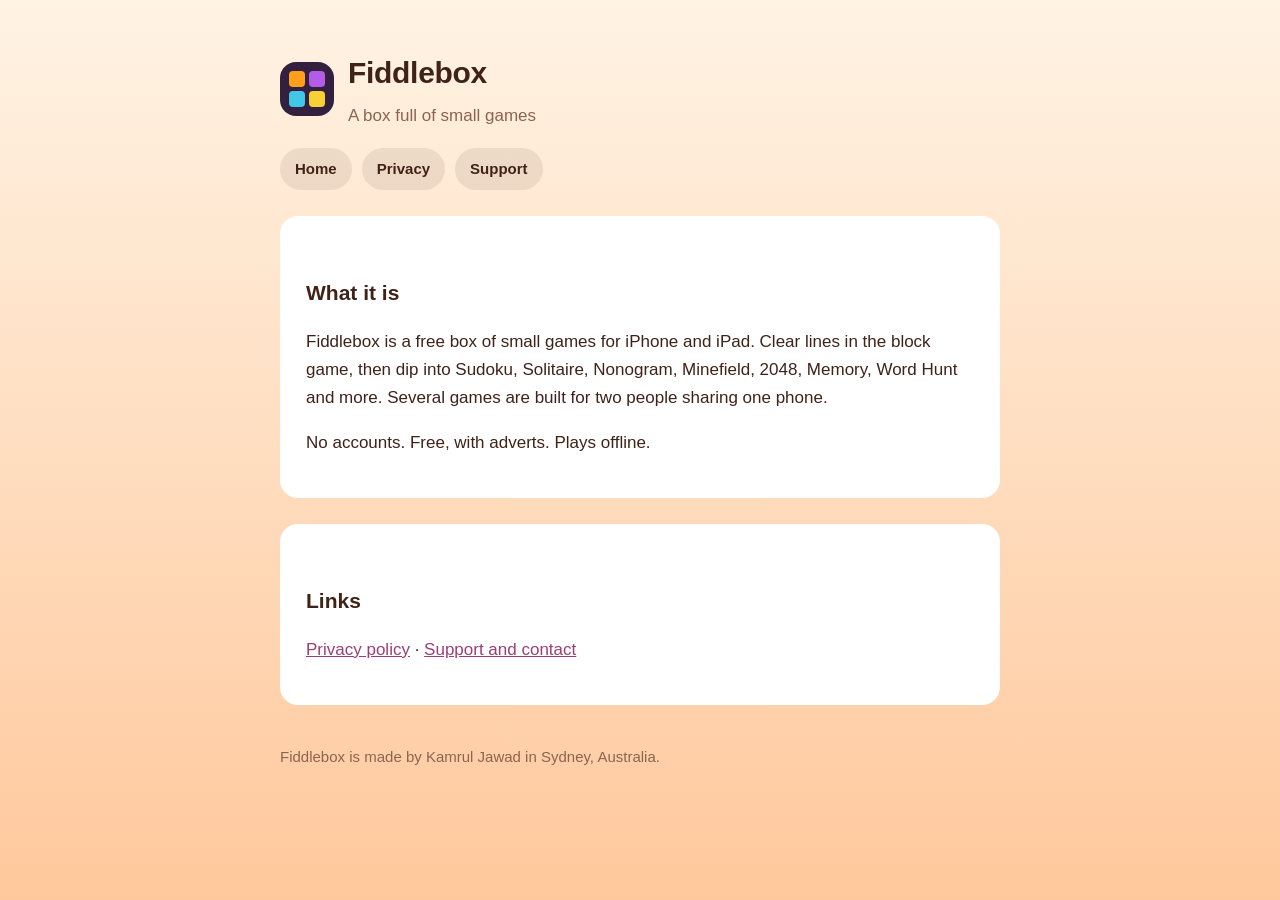
<file: index.html>
<!doctype html>
<html lang="en">
<head>
<meta charset="utf-8">
<meta name="viewport" content="width=device-width, initial-scale=1">
<title>Fiddlebox</title>
<link rel="stylesheet" href="style.css">
</head>
<body>
<div class="wrap">
<header>
  <div class="mark" aria-hidden="true"><i></i><i></i><i></i><i></i></div>
  <div>
    <h1>Fiddlebox</h1>
    <div class="lede">A box full of small games</div>
  </div>
</header>
<nav><a href="index.html">Home</a><a href="privacy.html">Privacy</a><a href="support.html">Support</a></nav>

<div class="card">
<h2>What it is</h2>
<p>Fiddlebox is a free box of small games for iPhone and iPad. Clear lines in the block game, then
dip into Sudoku, Solitaire, Nonogram, Minefield, 2048, Memory, Word Hunt and more. Several games are
built for two people sharing one phone.</p>
<p>No accounts. Free, with adverts. Plays offline.</p>
</div>
<div class="card">
<h2>Links</h2>
<p><a href="privacy.html">Privacy policy</a> &middot; <a href="support.html">Support and contact</a></p>
</div>

<footer>Fiddlebox is made by Kamrul Jawad in Sydney, Australia.</footer>
</div>
</body>
</html>
</file>
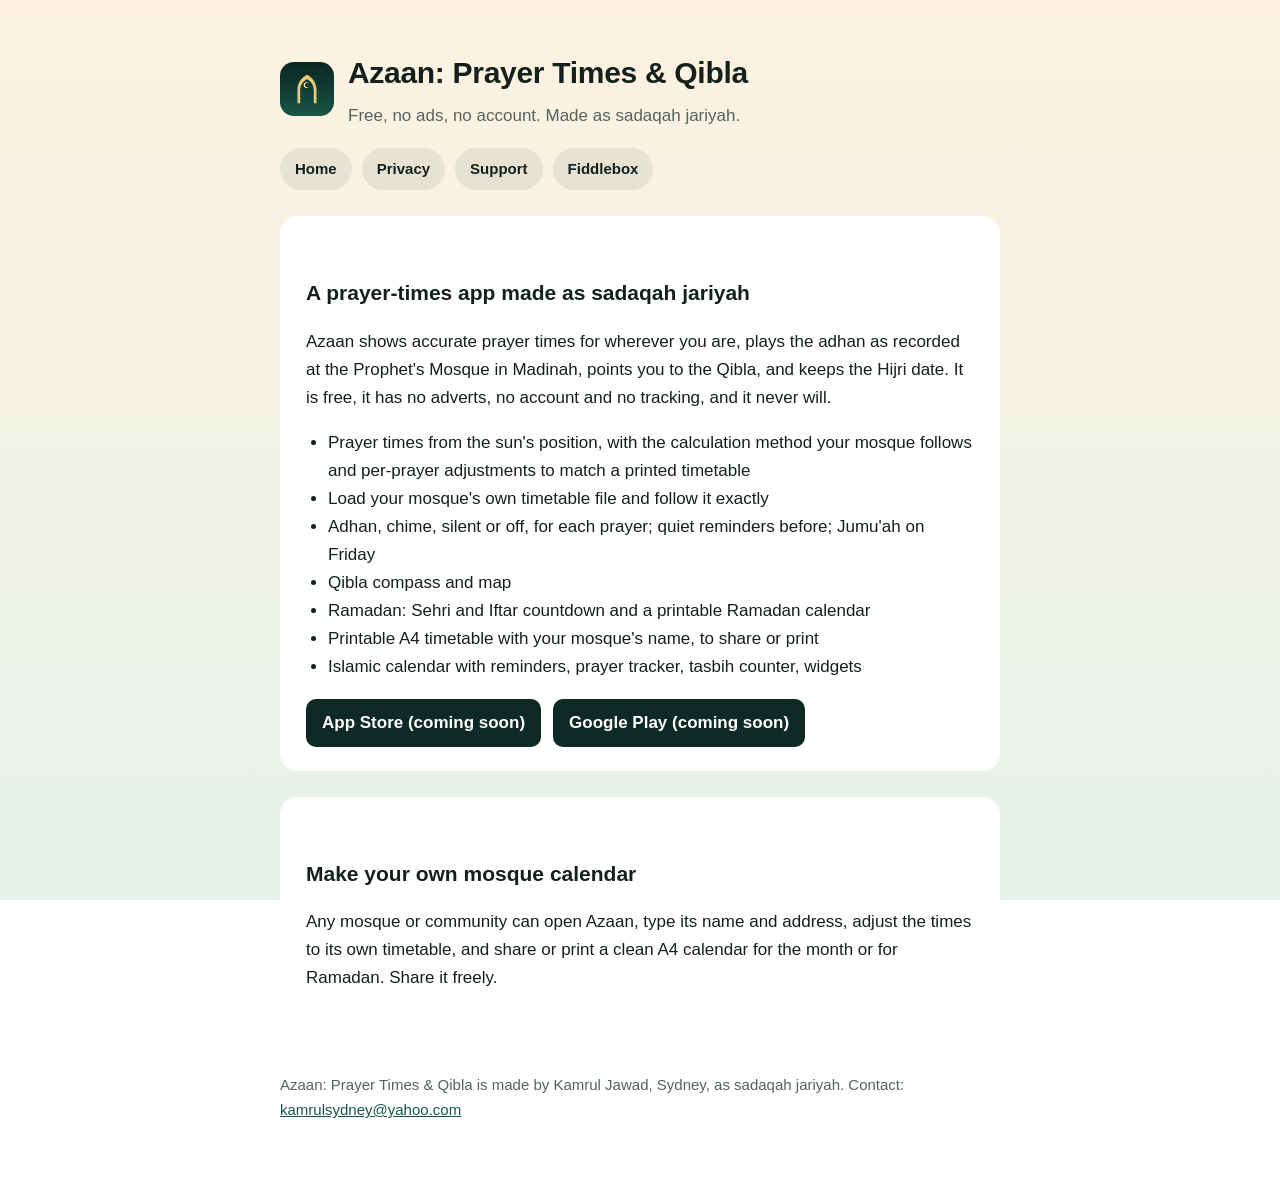
<file: azaan/index.html>
<!doctype html>
<html lang="en">
<head>
<meta charset="utf-8">
<meta name="viewport" content="width=device-width, initial-scale=1">
<title>Azaan: Prayer Times &amp; Qibla</title>
<link rel="stylesheet" href="style.css">
</head>
<body>
<div class="wrap">
<header>
  <div class="mark" aria-hidden="true"><svg viewBox="0 0 100 100"><path d="M22 92V52C22 30 36 14 50 8c14 6 28 22 28 44v40H70V54c0-16-9-28-20-33-11 5-20 17-20 33v38z" fill="#ECC778"/><path d="M58 38a9 9 0 1 0 0 1a7 7 0 1 1 0-1z" fill="#FFE4A0"/></svg></div>
  <div>
    <h1>Azaan: Prayer Times &amp; Qibla</h1>
    <div class="lede">Free, no ads, no account. Made as sadaqah jariyah.</div>
  </div>
</header>
<nav><a href="index.html">Home</a><a href="privacy.html">Privacy</a><a href="support.html">Support</a><a href="../index.html">Fiddlebox</a></nav>

<div class="card">
<h2>A prayer-times app made as sadaqah jariyah</h2>
<p>Azaan shows accurate prayer times for wherever you are, plays the adhan as recorded at the
Prophet's Mosque in Madinah, points you to the Qibla, and keeps the Hijri date. It is free, it has
no adverts, no account and no tracking, and it never will.</p>
<ul>
<li>Prayer times from the sun's position, with the calculation method your mosque follows and
per-prayer adjustments to match a printed timetable</li>
<li>Load your mosque's own timetable file and follow it exactly</li>
<li>Adhan, chime, silent or off, for each prayer; quiet reminders before; Jumu'ah on Friday</li>
<li>Qibla compass and map</li>
<li>Ramadan: Sehri and Iftar countdown and a printable Ramadan calendar</li>
<li>Printable A4 timetable with your mosque's name, to share or print</li>
<li>Islamic calendar with reminders, prayer tracker, tasbih counter, widgets</li>
</ul>
<div class="badges">
<a class="badge" href="https://apps.apple.com/au/app/id0000000000">App Store (coming soon)</a>
<a class="badge" href="https://play.google.com/store/apps/details?id=com.kamruljawad.azaan">Google Play (coming soon)</a>
</div>
</div>

<div class="card">
<h2>Make your own mosque calendar</h2>
<p>Any mosque or community can open Azaan, type its name and address, adjust the times to its own
timetable, and share or print a clean A4 calendar for the month or for Ramadan. Share it freely.</p>
</div>

<footer>Azaan: Prayer Times &amp; Qibla is made by Kamrul Jawad, Sydney, as sadaqah jariyah. Contact: <a href="mailto:kamrulsydney@yahoo.com">kamrulsydney@yahoo.com</a></footer>
</div>
</body>
</html>
</file>
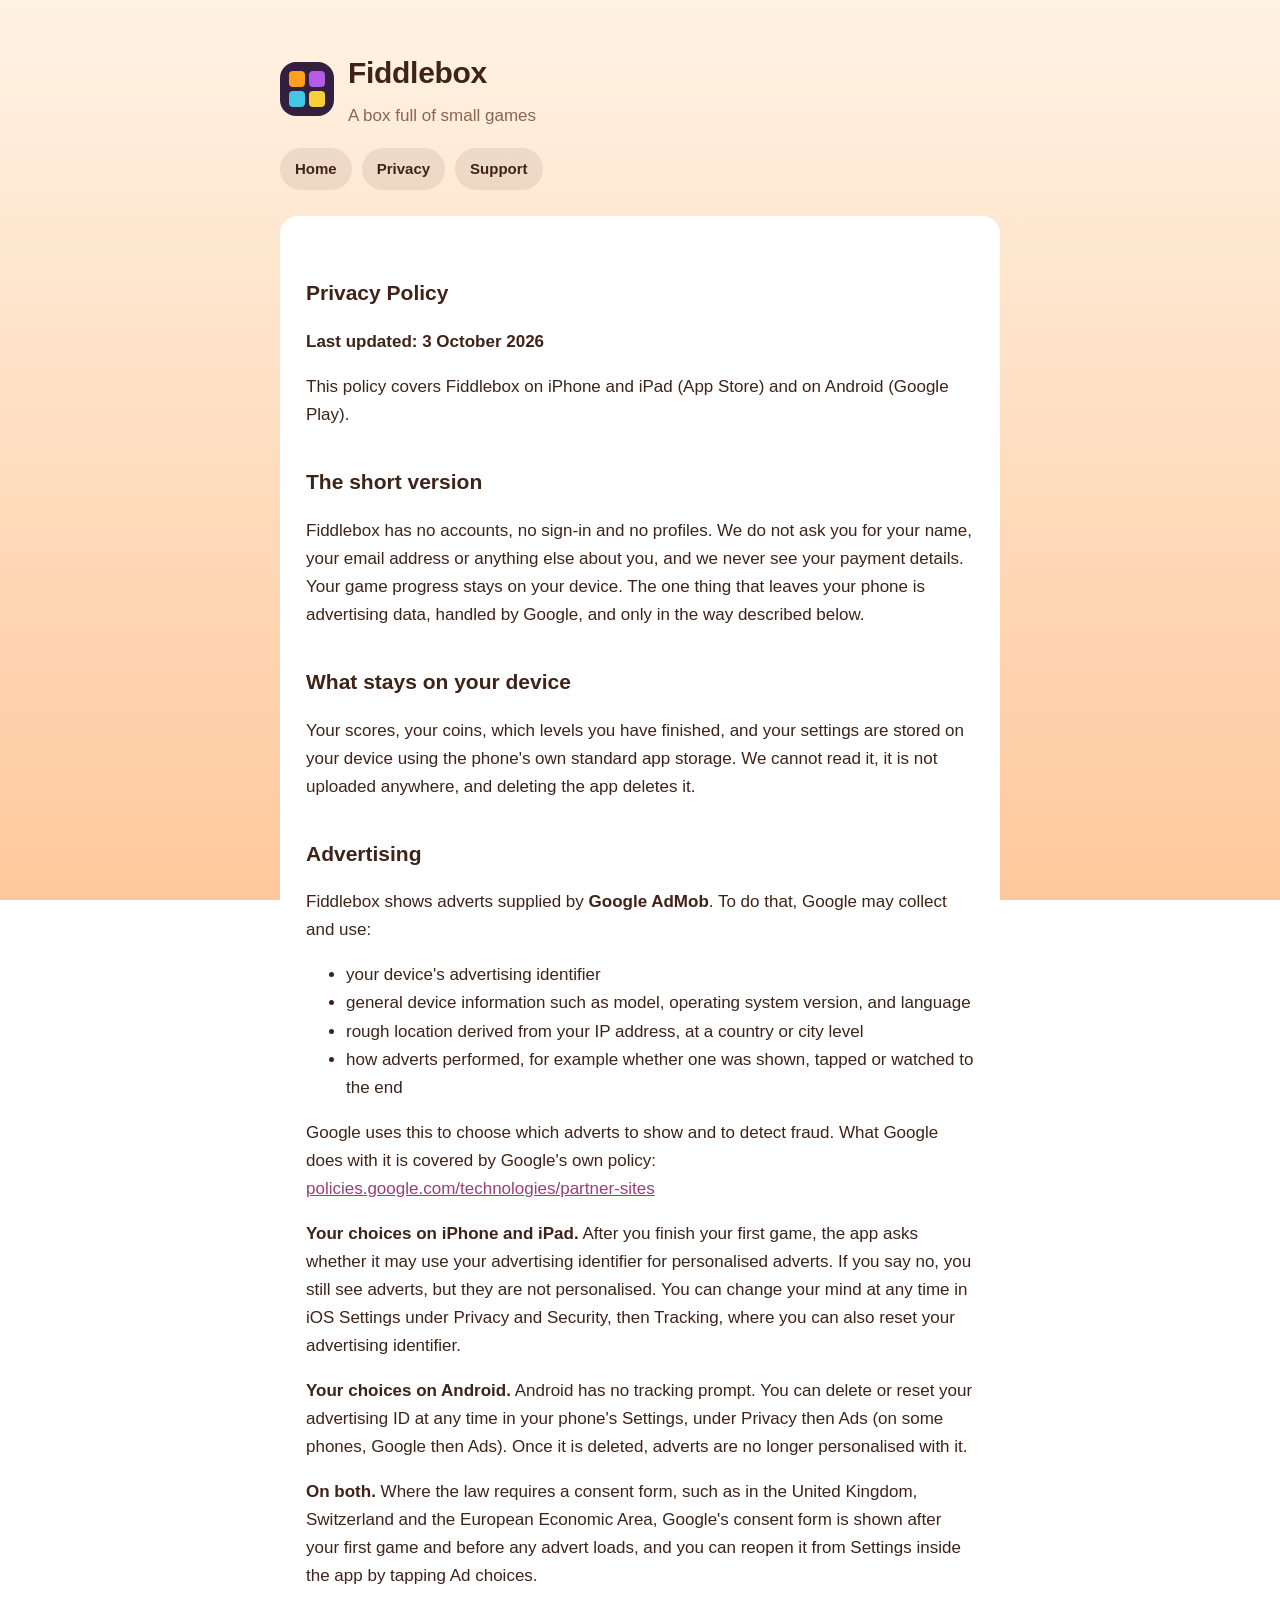
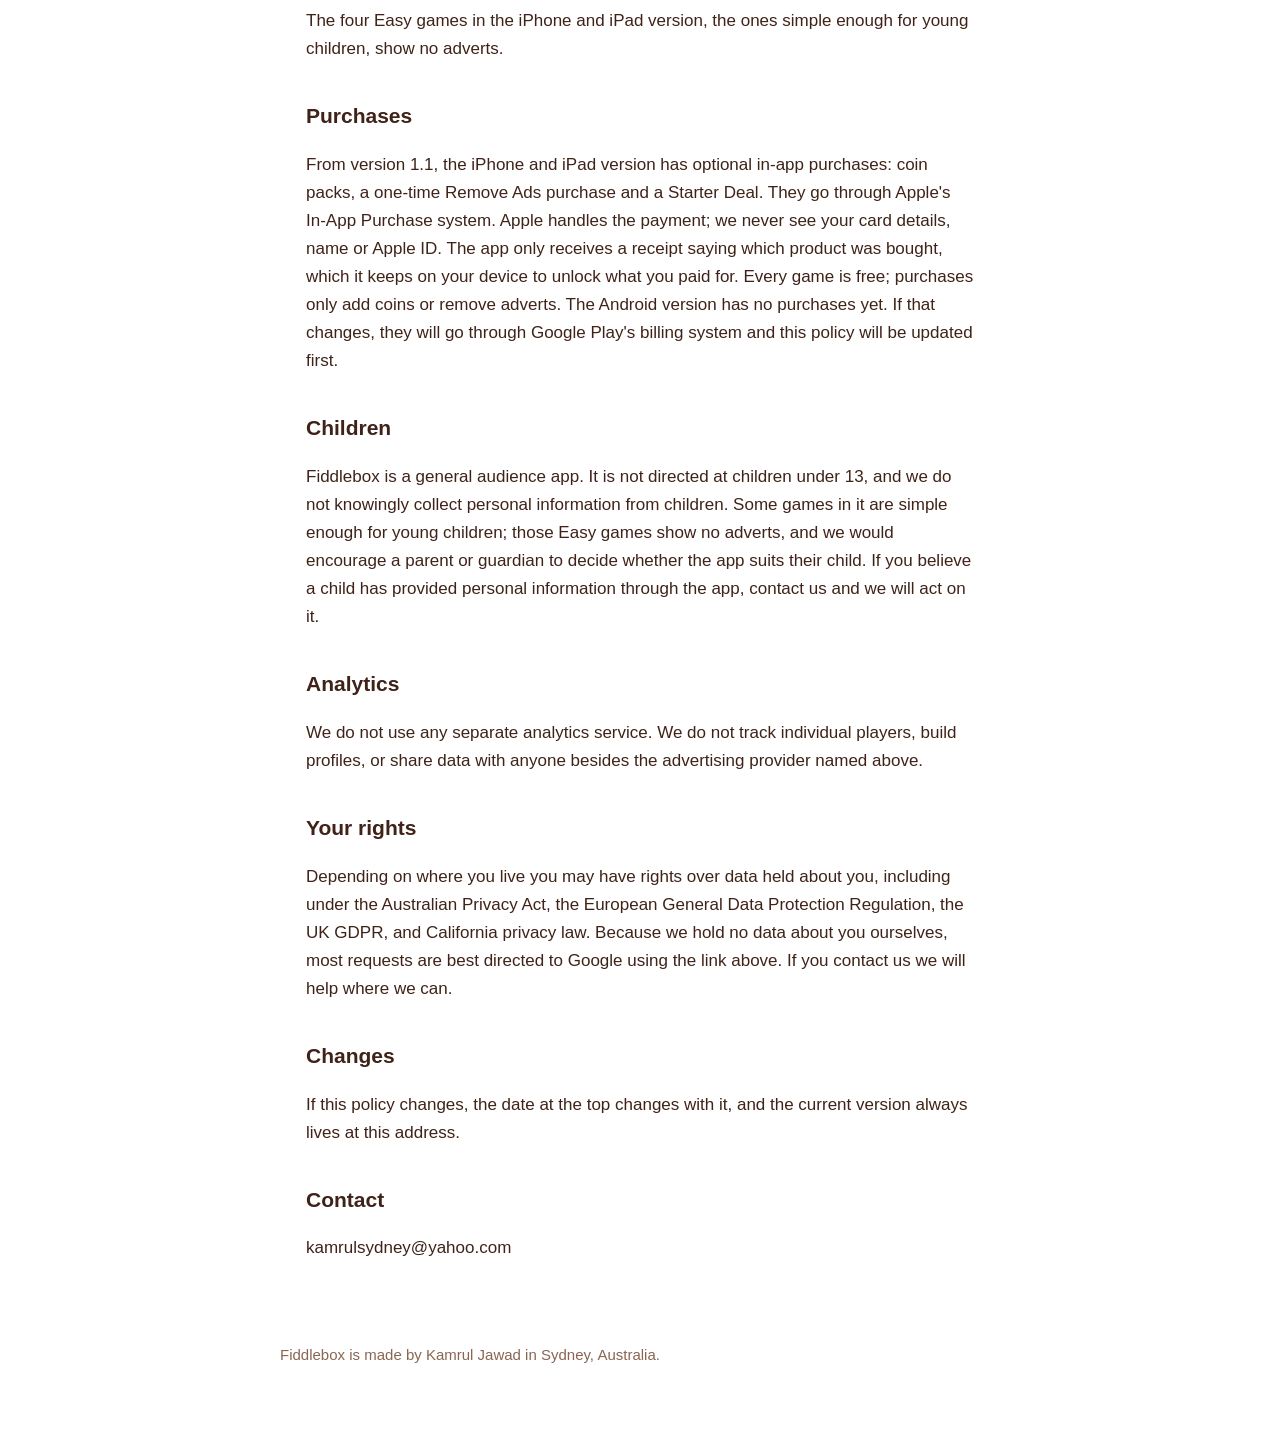
<file: privacy.html>
<!doctype html>
<html lang="en">
<head>
<meta charset="utf-8">
<meta name="viewport" content="width=device-width, initial-scale=1">
<title>Fiddlebox Privacy Policy</title>
<link rel="stylesheet" href="style.css">
</head>
<body>
<div class="wrap">
<header>
  <div class="mark" aria-hidden="true"><i></i><i></i><i></i><i></i></div>
  <div>
    <h1>Fiddlebox</h1>
    <div class="lede">A box full of small games</div>
  </div>
</header>
<nav><a href="index.html">Home</a><a href="privacy.html">Privacy</a><a href="support.html">Support</a></nav>

<div class="card">
<h2>Privacy Policy</h2>
<p><strong>Last updated: 3 October 2026</strong></p>

<p>This policy covers Fiddlebox on iPhone and iPad (App Store) and on Android (Google Play).</p>

<h2>The short version</h2>
<p>Fiddlebox has no accounts, no sign-in and no profiles. We do not ask you for your name, your email
address or anything else about you, and we never see your payment details. Your game progress stays
on your device. The one thing that leaves your phone is advertising data, handled by Google, and only
in the way described below.</p>

<h2>What stays on your device</h2>
<p>Your scores, your coins, which levels you have finished, and your settings are stored on your
device using the phone's own standard app storage. We cannot read it, it is not uploaded anywhere, and deleting
the app deletes it.</p>

<h2>Advertising</h2>
<p>Fiddlebox shows adverts supplied by <strong>Google AdMob</strong>. To do that, Google may collect
and use:</p>
<ul>
<li>your device's advertising identifier</li>
<li>general device information such as model, operating system version, and language</li>
<li>rough location derived from your IP address, at a country or city level</li>
<li>how adverts performed, for example whether one was shown, tapped or watched to the end</li>
</ul>
<p>Google uses this to choose which adverts to show and to detect fraud. What Google does with it is
covered by Google's own policy:
<a href="https://policies.google.com/technologies/partner-sites">policies.google.com/technologies/partner-sites</a></p>
<p><strong>Your choices on iPhone and iPad.</strong> After you finish your first game, the app asks whether it may use
your advertising identifier for personalised adverts. If you say no, you still see adverts, but they
are not personalised. You can change your mind at any time in iOS Settings under Privacy and
Security, then Tracking, where you can also reset your advertising identifier.</p>
<p><strong>Your choices on Android.</strong> Android has no tracking prompt. You can delete or reset your
advertising ID at any time in your phone's Settings, under Privacy then Ads (on some phones, Google
then Ads). Once it is deleted, adverts are no longer personalised with it.</p>
<p><strong>On both.</strong> Where the law requires a consent form, such as in the United Kingdom, Switzerland and the European Economic Area, Google's
consent form is shown after your first game and before any advert loads, and you can reopen it from
Settings inside the app by tapping Ad choices.</p>
<p>The four Easy games in the iPhone and iPad version, the ones simple enough for young children, show no adverts.</p>

<h2>Purchases</h2>
<p>From version 1.1, the iPhone and iPad version has optional in-app purchases: coin packs, a one-time
Remove Ads purchase and a Starter Deal. They go through Apple's In-App Purchase system. Apple handles the
payment; we never see your card details, name or Apple ID. The app only receives a receipt saying which
product was bought, which it keeps on your device to unlock what you paid for. Every game is free; purchases
only add coins or remove adverts. The Android version has no purchases yet. If that changes, they will go
through Google Play's billing system and this policy will be updated first.</p>

<h2>Children</h2>
<p>Fiddlebox is a general audience app. It is not directed at children under 13, and we do not
knowingly collect personal information from children. Some games in it are simple enough for young
children; those Easy games show no adverts, and we would encourage a parent or guardian to decide whether the app suits their child.
If you believe a child has provided personal information through the app, contact us and we will act
on it.</p>

<h2>Analytics</h2>
<p>We do not use any separate analytics service. We do not track individual players, build profiles,
or share data with anyone besides the advertising provider named above.</p>

<h2>Your rights</h2>
<p>Depending on where you live you may have rights over data held about you, including under the
Australian Privacy Act, the European General Data Protection Regulation, the UK GDPR, and California
privacy law. Because we hold no data about you ourselves, most requests are best directed to Google
using the link above. If you contact us we will help where we can.</p>

<h2>Changes</h2>
<p>If this policy changes, the date at the top changes with it, and the current version always lives
at this address.</p>

<h2>Contact</h2>
<p>kamrulsydney@yahoo.com</p>
</div>

<footer>Fiddlebox is made by Kamrul Jawad in Sydney, Australia.</footer>
</div>
</body>
</html>
</file>
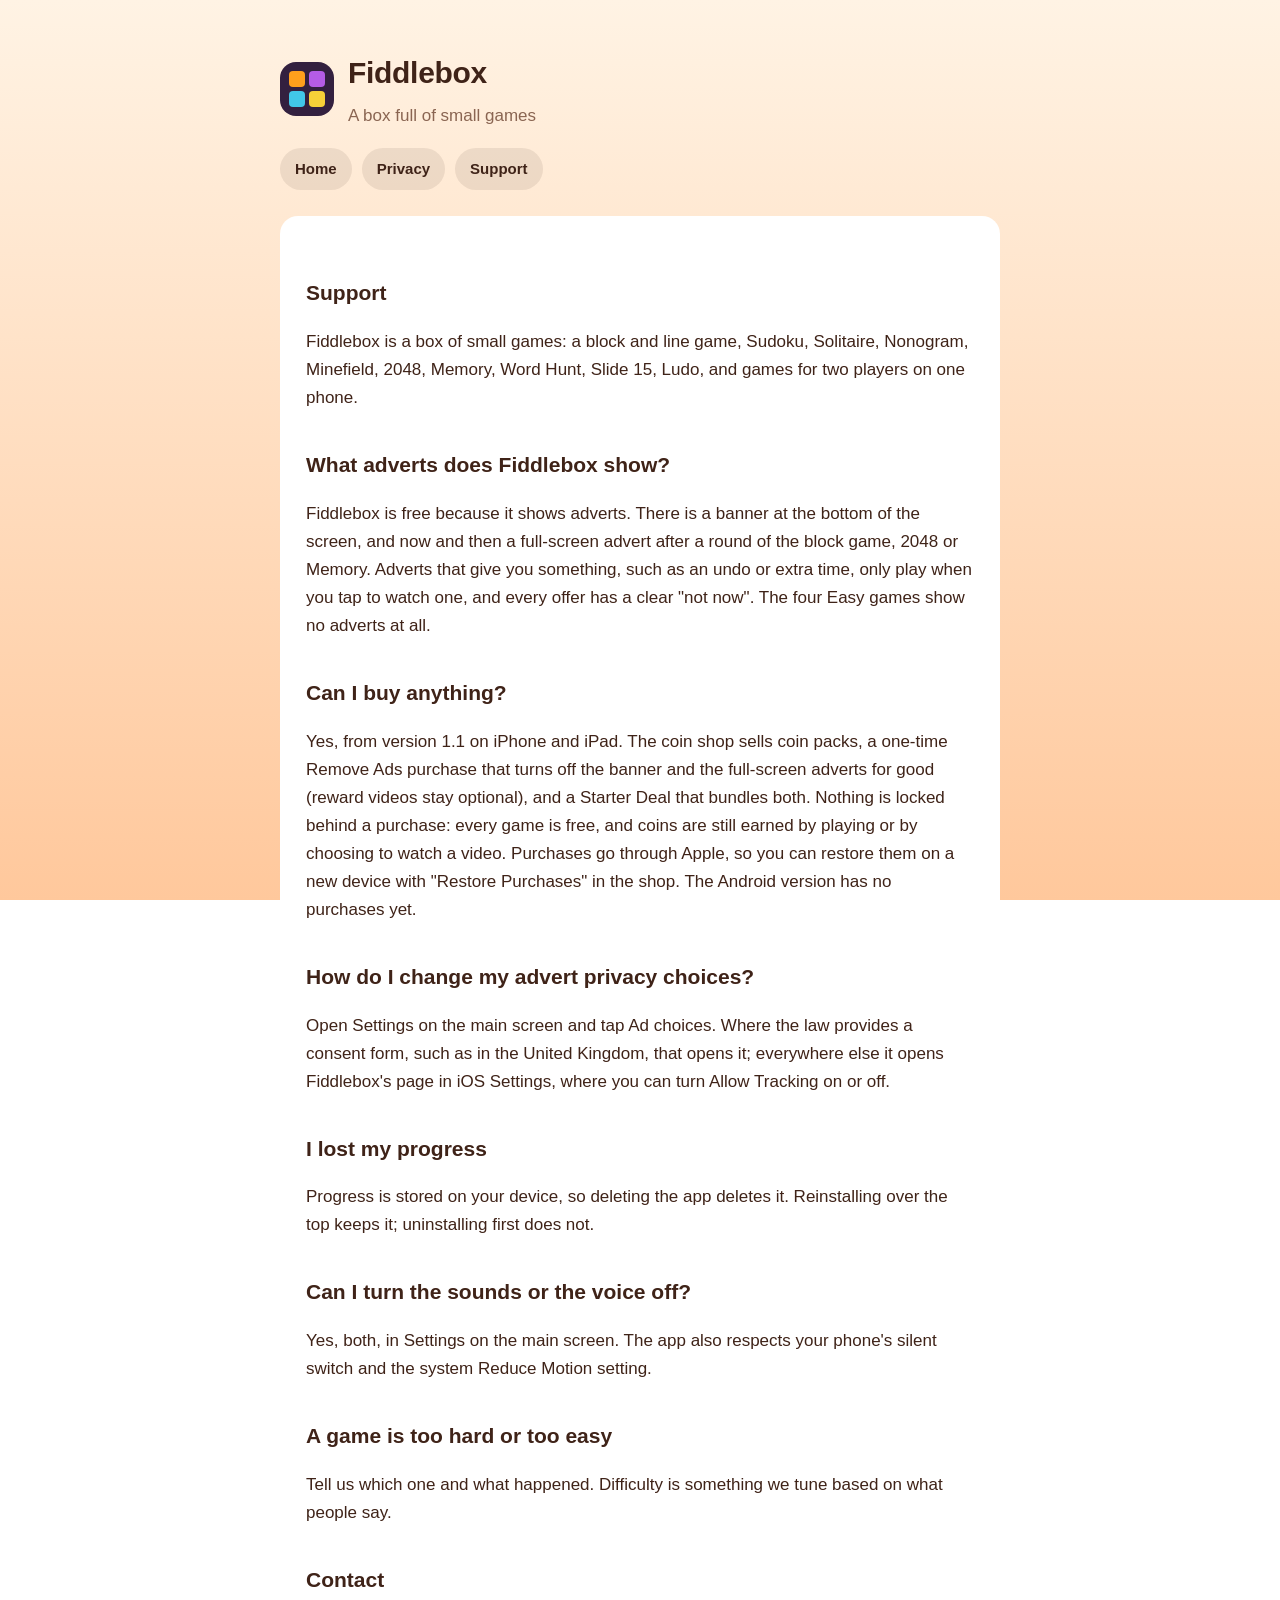
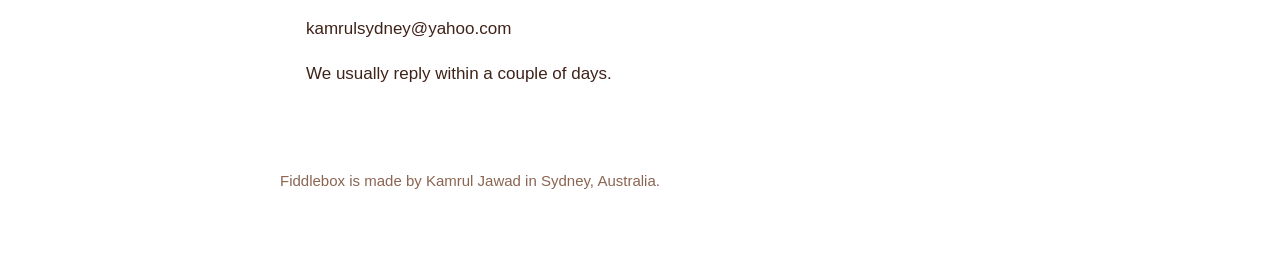
<file: support.html>
<!doctype html>
<html lang="en">
<head>
<meta charset="utf-8">
<meta name="viewport" content="width=device-width, initial-scale=1">
<title>Fiddlebox Support</title>
<link rel="stylesheet" href="style.css">
</head>
<body>
<div class="wrap">
<header>
  <div class="mark" aria-hidden="true"><i></i><i></i><i></i><i></i></div>
  <div>
    <h1>Fiddlebox</h1>
    <div class="lede">A box full of small games</div>
  </div>
</header>
<nav><a href="index.html">Home</a><a href="privacy.html">Privacy</a><a href="support.html">Support</a></nav>

<div class="card">
<h2>Support</h2>
<p>Fiddlebox is a box of small games: a block and line game, Sudoku, Solitaire, Nonogram, Minefield,
2048, Memory, Word Hunt, Slide 15, Ludo, and games for two players on one phone.</p>

<h2>What adverts does Fiddlebox show?</h2>
<p>Fiddlebox is free because it shows adverts. There is a banner at the bottom of the screen, and
now and then a full-screen advert after a round of the block game, 2048 or Memory. Adverts that give
you something, such as an undo or extra time, only play when you tap to watch one, and every offer
has a clear "not now". The four Easy games show no adverts at all.</p>

<h2>Can I buy anything?</h2>
<p>Yes, from version 1.1 on iPhone and iPad. The coin shop sells coin packs, a one-time Remove Ads
purchase that turns off the banner and the full-screen adverts for good (reward videos stay optional),
and a Starter Deal that bundles both. Nothing is locked behind a purchase: every game is free, and
coins are still earned by playing or by choosing to watch a video. Purchases go through Apple, so you
can restore them on a new device with "Restore Purchases" in the shop. The Android version has no
purchases yet.</p>

<h2>How do I change my advert privacy choices?</h2>
<p>Open Settings on the main screen and tap Ad choices. Where the law provides a consent form, such
as in the United Kingdom, that opens it; everywhere else it opens Fiddlebox's page in iOS Settings,
where you can turn Allow Tracking on or off.</p>

<h2>I lost my progress</h2>
<p>Progress is stored on your device, so deleting the app deletes it. Reinstalling over the top keeps
it; uninstalling first does not.</p>

<h2>Can I turn the sounds or the voice off?</h2>
<p>Yes, both, in Settings on the main screen. The app also respects your phone's silent switch and
the system Reduce Motion setting.</p>

<h2>A game is too hard or too easy</h2>
<p>Tell us which one and what happened. Difficulty is something we tune based on what people say.</p>

<h2>Contact</h2>
<p>kamrulsydney@yahoo.com</p>
<p>We usually reply within a couple of days.</p>
</div>

<footer>Fiddlebox is made by Kamrul Jawad in Sydney, Australia.</footer>
</div>
</body>
</html>
</file>
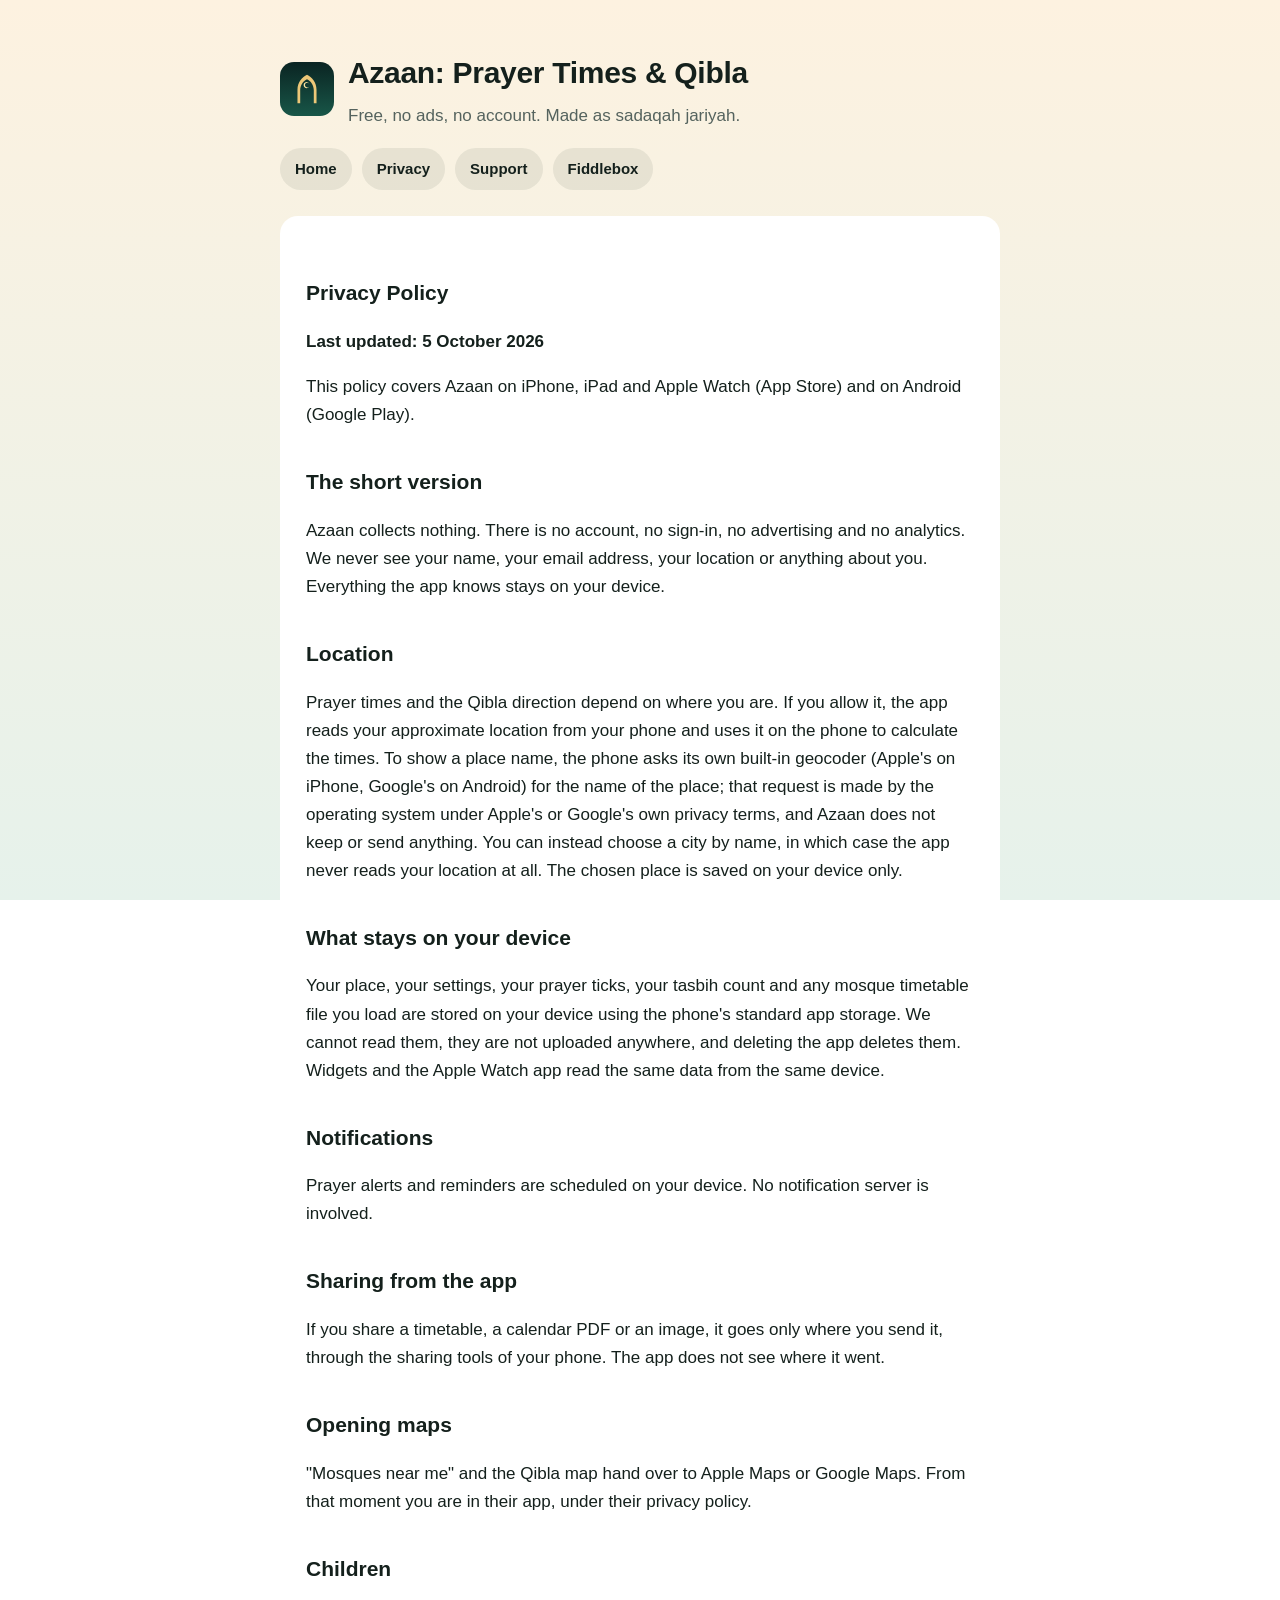
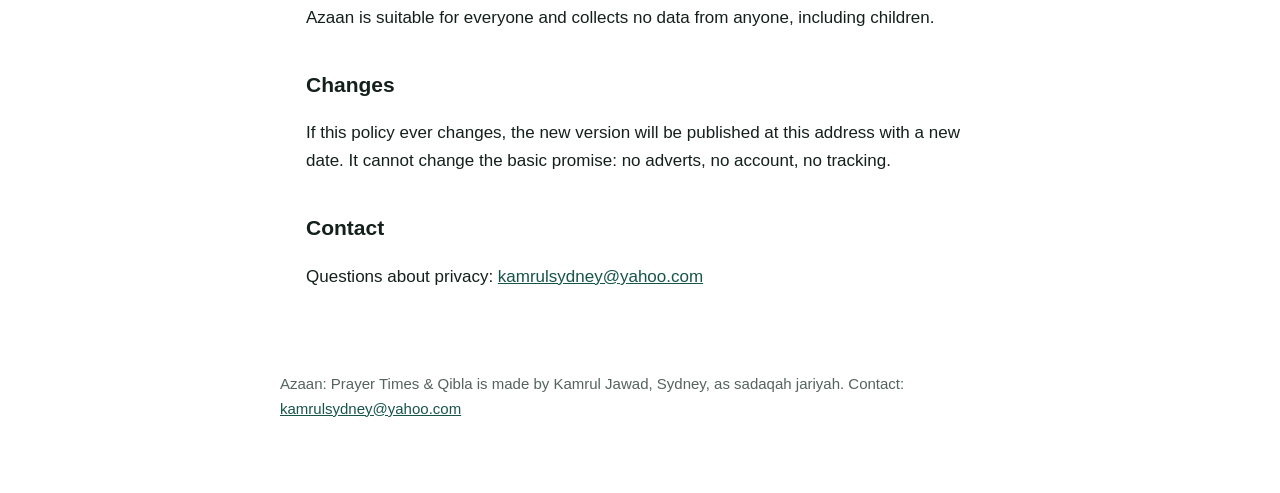
<file: azaan/privacy.html>
<!doctype html>
<html lang="en">
<head>
<meta charset="utf-8">
<meta name="viewport" content="width=device-width, initial-scale=1">
<title>Azaan: Prayer Times &amp; Qibla, Privacy Policy</title>
<link rel="stylesheet" href="style.css">
</head>
<body>
<div class="wrap">
<header>
  <div class="mark" aria-hidden="true"><svg viewBox="0 0 100 100"><path d="M22 92V52C22 30 36 14 50 8c14 6 28 22 28 44v40H70V54c0-16-9-28-20-33-11 5-20 17-20 33v38z" fill="#ECC778"/><path d="M58 38a9 9 0 1 0 0 1a7 7 0 1 1 0-1z" fill="#FFE4A0"/></svg></div>
  <div>
    <h1>Azaan: Prayer Times &amp; Qibla</h1>
    <div class="lede">Free, no ads, no account. Made as sadaqah jariyah.</div>
  </div>
</header>
<nav><a href="index.html">Home</a><a href="privacy.html">Privacy</a><a href="support.html">Support</a><a href="../index.html">Fiddlebox</a></nav>

<div class="card">
<h2>Privacy Policy</h2>
<p><strong>Last updated: 5 October 2026</strong></p>
<p>This policy covers Azaan on iPhone, iPad and Apple Watch (App Store) and on Android (Google Play).</p>

<h2>The short version</h2>
<p>Azaan collects nothing. There is no account, no sign-in, no advertising and no analytics. We never
see your name, your email address, your location or anything about you. Everything the app knows
stays on your device.</p>

<h2>Location</h2>
<p>Prayer times and the Qibla direction depend on where you are. If you allow it, the app reads your
approximate location from your phone and uses it on the phone to calculate the times. To show a place
name, the phone asks its own built-in geocoder (Apple's on iPhone, Google's on Android) for the name of
the place; that request is made by the operating system under Apple's or Google's own privacy terms,
and Azaan does not keep or send anything. You can instead choose a city by name, in which case the
app never reads your location at all. The chosen place is saved on your device only.</p>

<h2>What stays on your device</h2>
<p>Your place, your settings, your prayer ticks, your tasbih count and any mosque timetable file you
load are stored on your device using the phone's standard app storage. We cannot read them, they are
not uploaded anywhere, and deleting the app deletes them. Widgets and the Apple Watch app read the
same data from the same device.</p>

<h2>Notifications</h2>
<p>Prayer alerts and reminders are scheduled on your device. No notification server is involved.</p>

<h2>Sharing from the app</h2>
<p>If you share a timetable, a calendar PDF or an image, it goes only where you send it, through the
sharing tools of your phone. The app does not see where it went.</p>

<h2>Opening maps</h2>
<p>"Mosques near me" and the Qibla map hand over to Apple Maps or Google Maps. From that moment you are
in their app, under their privacy policy.</p>

<h2>Children</h2>
<p>Azaan is suitable for everyone and collects no data from anyone, including children.</p>

<h2>Changes</h2>
<p>If this policy ever changes, the new version will be published at this address with a new date.
It cannot change the basic promise: no adverts, no account, no tracking.</p>

<h2>Contact</h2>
<p>Questions about privacy: <a href="mailto:kamrulsydney@yahoo.com">kamrulsydney@yahoo.com</a></p>
</div>

<footer>Azaan: Prayer Times &amp; Qibla is made by Kamrul Jawad, Sydney, as sadaqah jariyah. Contact: <a href="mailto:kamrulsydney@yahoo.com">kamrulsydney@yahoo.com</a></footer>
</div>
</body>
</html>
</file>
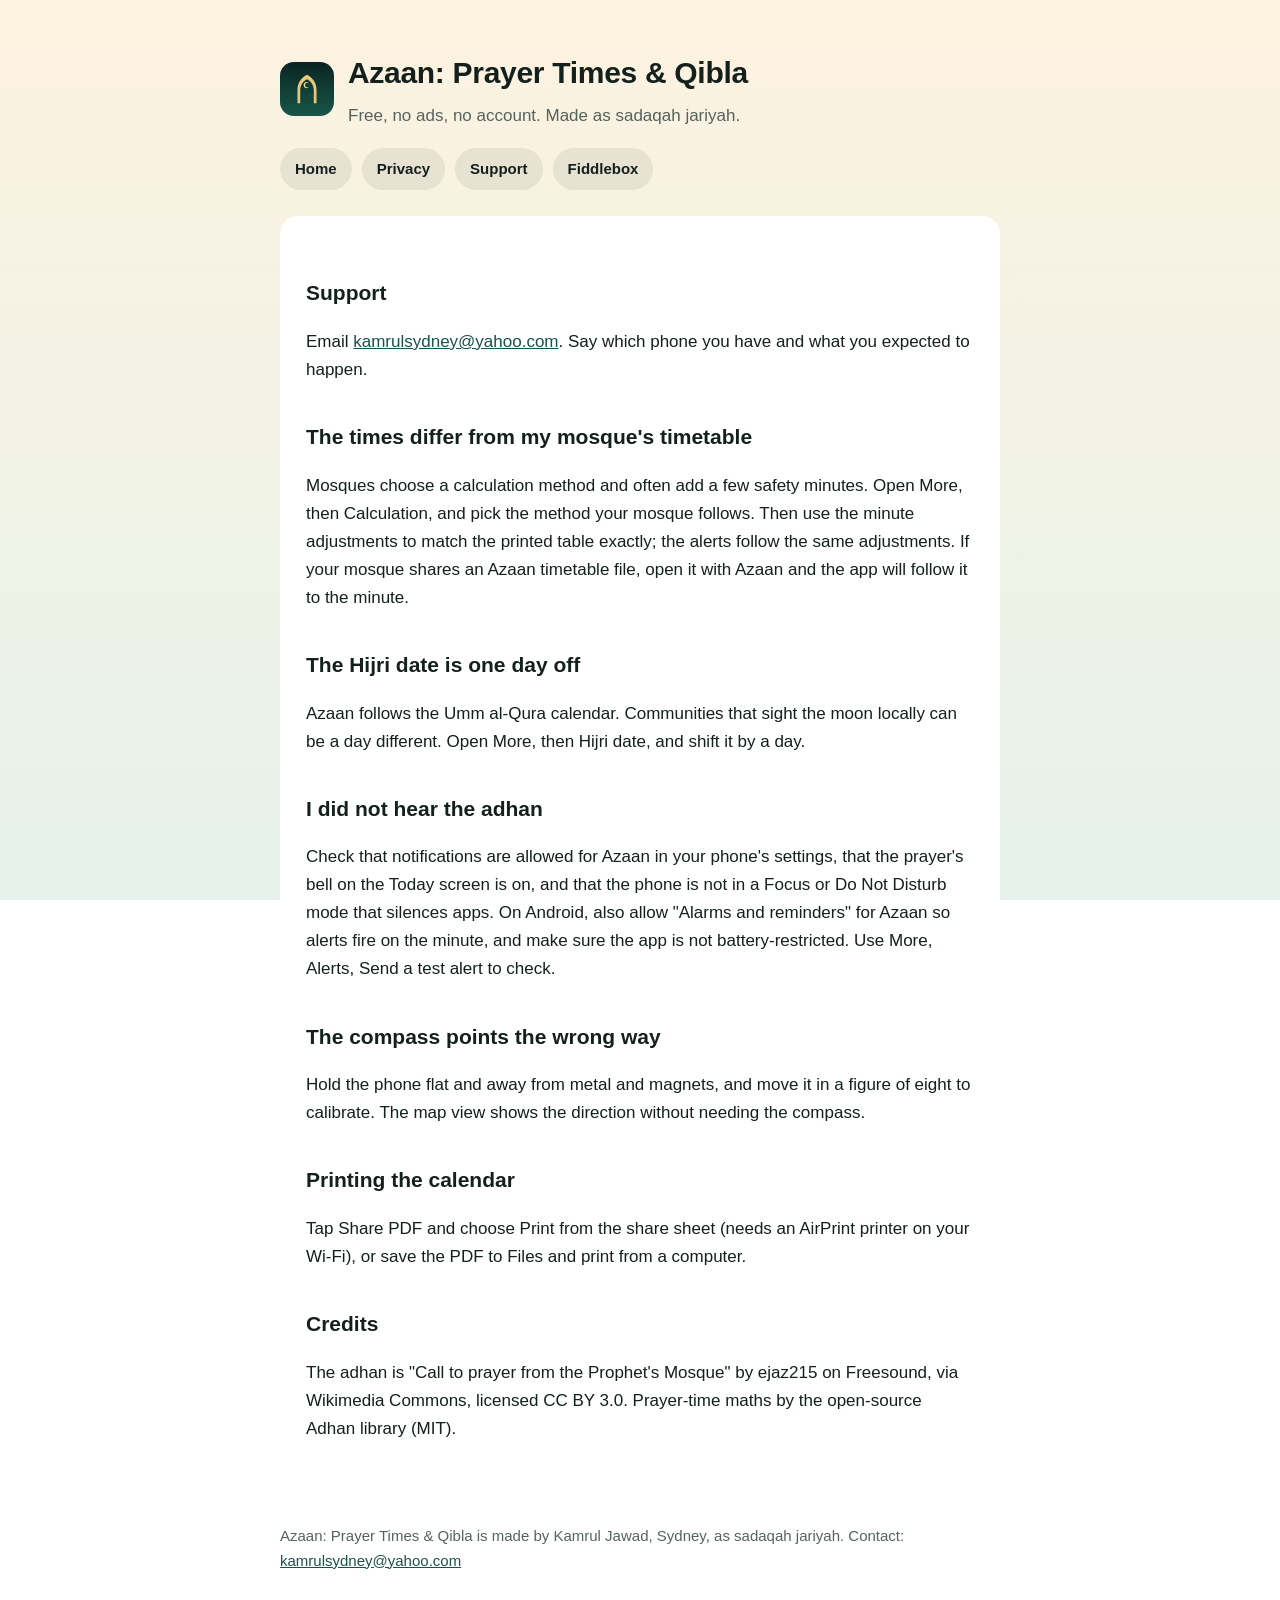
<file: azaan/support.html>
<!doctype html>
<html lang="en">
<head>
<meta charset="utf-8">
<meta name="viewport" content="width=device-width, initial-scale=1">
<title>Azaan: Prayer Times &amp; Qibla, Support</title>
<link rel="stylesheet" href="style.css">
</head>
<body>
<div class="wrap">
<header>
  <div class="mark" aria-hidden="true"><svg viewBox="0 0 100 100"><path d="M22 92V52C22 30 36 14 50 8c14 6 28 22 28 44v40H70V54c0-16-9-28-20-33-11 5-20 17-20 33v38z" fill="#ECC778"/><path d="M58 38a9 9 0 1 0 0 1a7 7 0 1 1 0-1z" fill="#FFE4A0"/></svg></div>
  <div>
    <h1>Azaan: Prayer Times &amp; Qibla</h1>
    <div class="lede">Free, no ads, no account. Made as sadaqah jariyah.</div>
  </div>
</header>
<nav><a href="index.html">Home</a><a href="privacy.html">Privacy</a><a href="support.html">Support</a><a href="../index.html">Fiddlebox</a></nav>

<div class="card">
<h2>Support</h2>
<p>Email <a href="mailto:kamrulsydney@yahoo.com">kamrulsydney@yahoo.com</a>. Say which phone you have
and what you expected to happen.</p>

<h2>The times differ from my mosque's timetable</h2>
<p>Mosques choose a calculation method and often add a few safety minutes. Open More, then Calculation,
and pick the method your mosque follows. Then use the minute adjustments to match the printed table
exactly; the alerts follow the same adjustments. If your mosque shares an Azaan timetable file, open
it with Azaan and the app will follow it to the minute.</p>

<h2>The Hijri date is one day off</h2>
<p>Azaan follows the Umm al-Qura calendar. Communities that sight the moon locally can be a day
different. Open More, then Hijri date, and shift it by a day.</p>

<h2>I did not hear the adhan</h2>
<p>Check that notifications are allowed for Azaan in your phone's settings, that the prayer's bell on
the Today screen is on, and that the phone is not in a Focus or Do Not Disturb mode that silences
apps. On Android, also allow "Alarms and reminders" for Azaan so alerts fire on the minute, and make
sure the app is not battery-restricted. Use More, Alerts, Send a test alert to check.</p>

<h2>The compass points the wrong way</h2>
<p>Hold the phone flat and away from metal and magnets, and move it in a figure of eight to calibrate.
The map view shows the direction without needing the compass.</p>

<h2>Printing the calendar</h2>
<p>Tap Share PDF and choose Print from the share sheet (needs an AirPrint printer on your Wi-Fi), or
save the PDF to Files and print from a computer.</p>

<h2>Credits</h2>
<p>The adhan is "Call to prayer from the Prophet's Mosque" by ejaz215 on Freesound, via Wikimedia
Commons, licensed CC BY 3.0. Prayer-time maths by the open-source Adhan library (MIT).</p>
</div>

<footer>Azaan: Prayer Times &amp; Qibla is made by Kamrul Jawad, Sydney, as sadaqah jariyah. Contact: <a href="mailto:kamrulsydney@yahoo.com">kamrulsydney@yahoo.com</a></footer>
</div>
</body>
</html>
</file>
<file: style.css>
:root {
  --cream: #FFF3E4;
  --apricot: #FFC89C;
  --ink: #3F2318;
  --ink-soft: #8A6552;
  --plum: #9B3E77;
  --card: #FFFFFF;
}
* { box-sizing: border-box; }
body {
  margin: 0;
  padding: 0 16px;
  font: 17px/1.65 -apple-system, BlinkMacSystemFont, "Segoe UI", Roboto, Helvetica, Arial, sans-serif;
  color: var(--ink);
  background: linear-gradient(180deg, var(--cream) 0%, var(--apricot) 100%);
  background-attachment: fixed;
  min-height: 100vh;
}
.wrap { max-width: 720px; margin: 0 auto; padding-block: 48px 72px; }
header { display: flex; align-items: center; gap: 14px; margin-bottom: 8px; }
.mark {
  width: 54px; height: 54px; border-radius: 16px; background: #33203F;
  display: grid; grid-template-columns: 1fr 1fr; gap: 4px; padding: 9px; flex: none;
}
.mark i { border-radius: 4px; display: block; }
.mark i:nth-child(1) { background: #FF9F1C; }
.mark i:nth-child(2) { background: #B55CE6; }
.mark i:nth-child(3) { background: #41C7E8; }
.mark i:nth-child(4) { background: #F7D038; }
h1 { font-size: 30px; margin: 0; letter-spacing: -0.01em; }
h2 { font-size: 21px; margin: 36px 0 10px; }
p, li { color: var(--ink); }
.lede { color: var(--ink-soft); margin-top: 4px; }
.card { background: var(--card); border-radius: 18px; padding: 24px 26px; margin-top: 26px; }
a { color: var(--plum); }
code { background: rgba(63,35,24,.08); padding: 2px 6px; border-radius: 6px; font-size: 15px; }
footer { margin-top: 40px; color: var(--ink-soft); font-size: 15px; }
nav { margin-top: 18px; display: flex; gap: 10px; flex-wrap: wrap; }
nav a {
  background: rgba(63,35,24,.09); padding: 9px 15px; border-radius: 999px;
  text-decoration: none; color: var(--ink); font-weight: 600; font-size: 15px;
}
@media (max-width: 420px) { h1 { font-size: 25px; } .card { padding: 20px 18px; } }
</file>
<file: azaan/style.css>
:root { --paper: #F6F8F4; --teal: #0E2A24; --teal-soft: #17544A; --gold: #B88C2E; --ink: #14201C; --ink-soft: #55635E; --card: #FFFFFF; }
* { box-sizing: border-box; }
body { margin: 0; padding: 0 16px; font: 17px/1.65 -apple-system, BlinkMacSystemFont, "Segoe UI", Roboto, Helvetica, Arial, sans-serif; color: var(--ink);
  background: linear-gradient(180deg, #FDF2E0 0%, #E6F2EB 100%); background-attachment: fixed; min-height: 100vh; }
.wrap { max-width: 720px; margin: 0 auto; padding-block: 48px 72px; }
header { display: flex; align-items: center; gap: 14px; margin-bottom: 8px; }
.mark { width: 54px; height: 54px; border-radius: 14px; flex: none; background: linear-gradient(180deg, #0A2422, #185648); display: grid; place-items: center; }
.mark svg { width: 34px; height: 34px; }
h1 { font-size: 30px; margin: 0; letter-spacing: -0.01em; }
h2 { font-size: 21px; margin: 36px 0 10px; }
.lede { color: var(--ink-soft); margin-top: 4px; }
.card { background: var(--card); border-radius: 18px; padding: 24px 26px; margin-top: 26px; }
a { color: var(--teal-soft); }
footer { margin-top: 40px; color: var(--ink-soft); font-size: 15px; }
nav { margin-top: 18px; display: flex; gap: 10px; flex-wrap: wrap; }
nav a { background: rgba(14,42,36,.08); padding: 9px 15px; border-radius: 999px; text-decoration: none; color: var(--ink); font-weight: 600; font-size: 15px; }
ul { padding-left: 22px; }
.badges { display: flex; gap: 12px; flex-wrap: wrap; margin-top: 14px; }
.badge { background: var(--teal); color: #fff; padding: 10px 16px; border-radius: 10px; text-decoration: none; font-weight: 600; }
</file>
